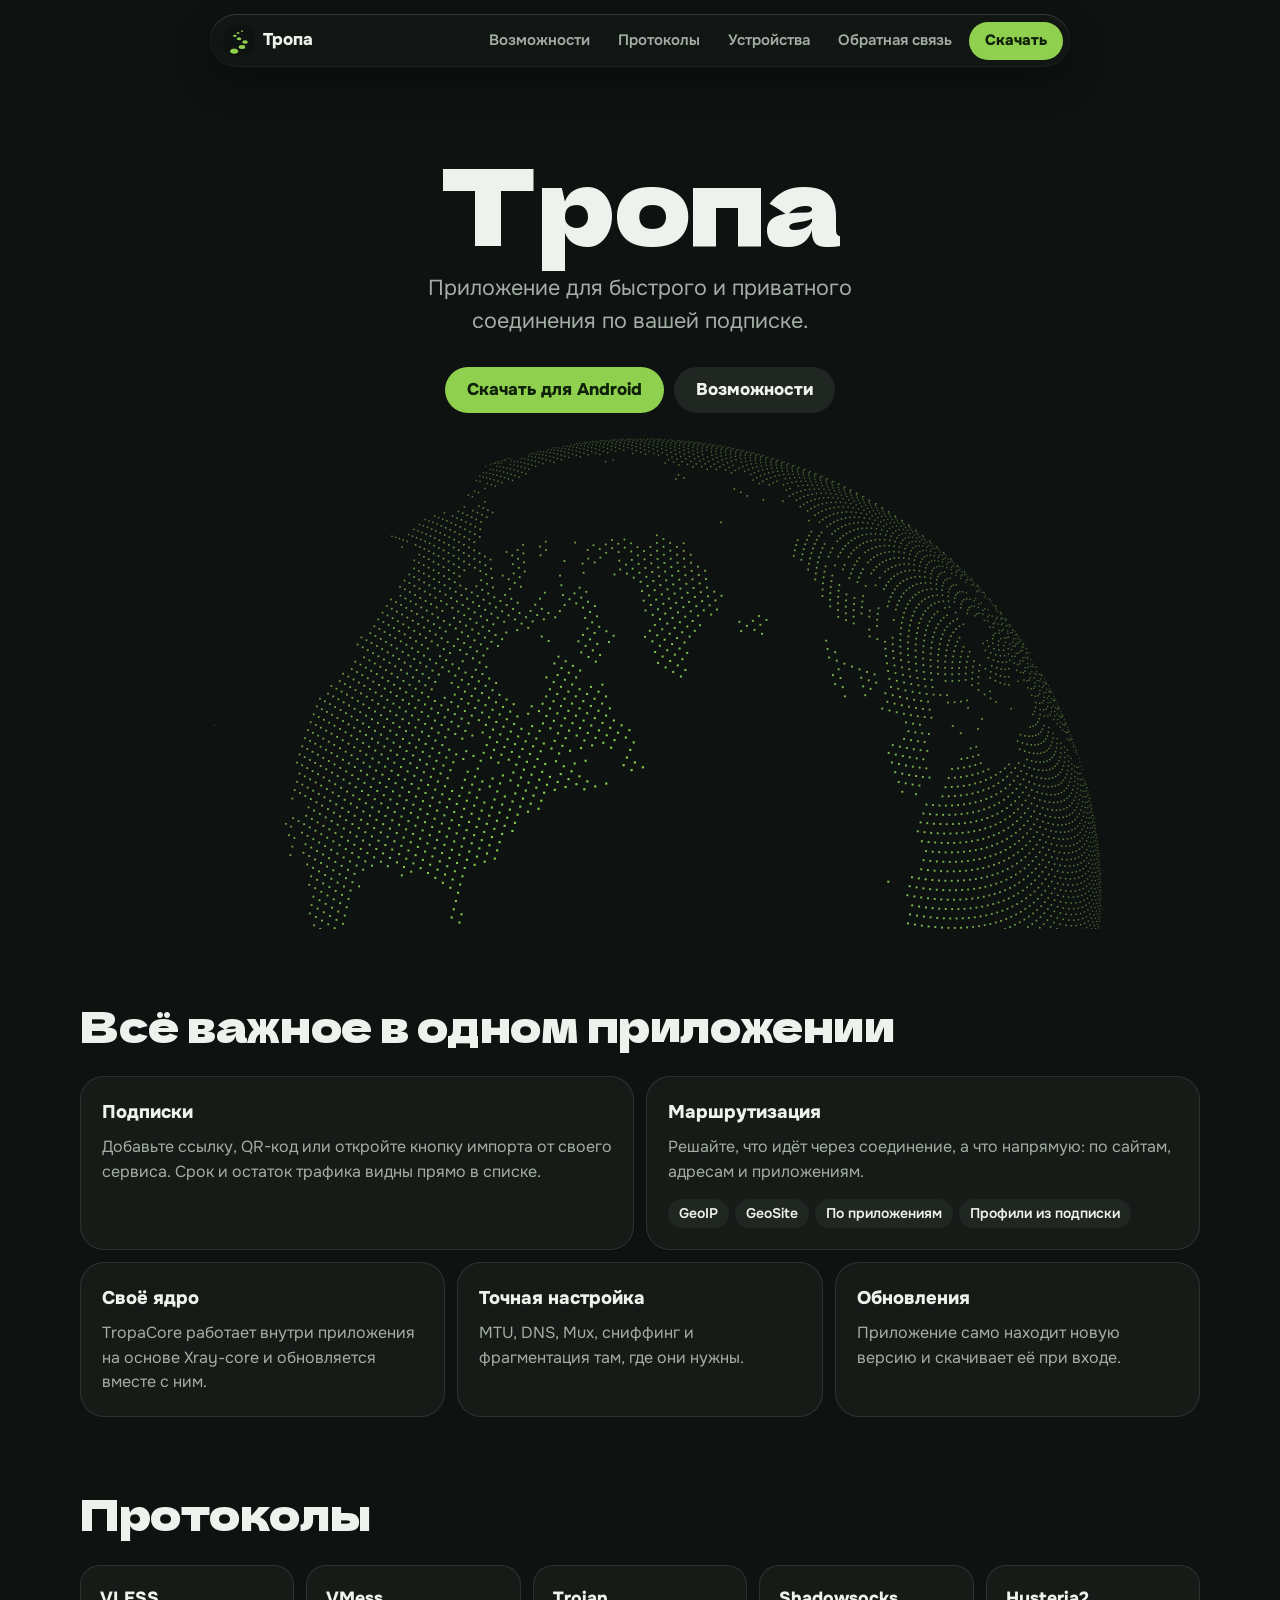
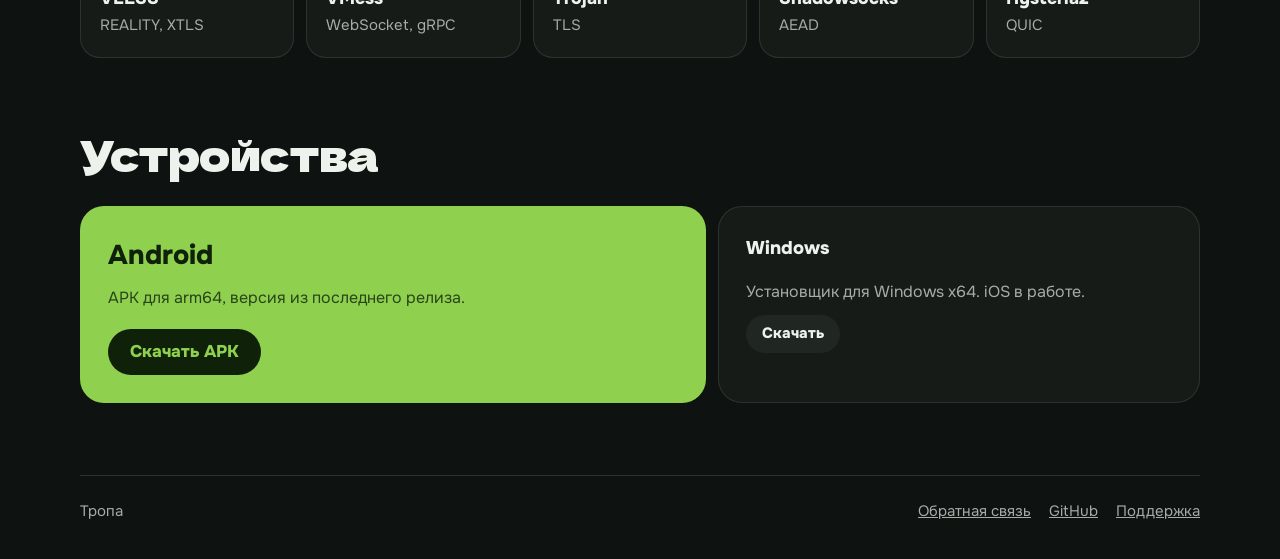
<file: docs/index.html>
<!doctype html>
<html lang="ru">
<head>
<meta charset="utf-8">
<meta name="viewport" content="width=device-width, initial-scale=1">
<title>Тропа: приложение для быстрого и приватного соединения</title>
<meta name="description" content="Тропа подключается по вашей подписке и работает на ядре Xray. Скачайте приложение для Android.">
<link rel="icon" href="logo.png">
<link rel="stylesheet" href="style.css">
</head>
<body>
<header class="bar">
  <a class="logo" href="./"><img src="logo.png" alt="" width="30" height="30">Тропа</a>
  <nav aria-label="Разделы">
    <a href="#features">Возможности</a>
    <a href="#protocols">Протоколы</a>
    <a href="#get">Устройства</a>
    <a href="feedback.html">Обратная связь</a>
  </nav>
  <a class="btn sm" href="#get">Скачать</a>
</header>

<main>
  <section class="hero">
    <h1>Тропа</h1>
    <p>Приложение для быстрого и приватного соединения по вашей подписке.</p>
    <div class="cta">
      <a class="btn" href="https://github.com/Basyasoo/tropa/releases/latest/download/Tropa.apk">Скачать для Android</a>
      <a class="btn ghost" href="#features">Возможности</a>
    </div>
    <canvas class="globe" id="globe" aria-label="Вращающийся глобус из точек" role="img"></canvas>
  </section>

  <section class="block" id="features">
    <div class="wrap">
      <h2>Всё важное в одном приложении</h2>
      <div class="bento">
        <article class="tile wide">
          <h3>Подписки</h3>
          <p>Добавьте ссылку, QR-код или откройте кнопку импорта от своего сервиса. Срок и остаток трафика видны прямо в списке.</p>
        </article>
        <article class="tile wide">
          <h3>Маршрутизация</h3>
          <p>Решайте, что идёт через соединение, а что напрямую: по сайтам, адресам и приложениям.</p>
          <ul class="tags"><li>GeoIP</li><li>GeoSite</li><li>По приложениям</li><li>Профили из подписки</li></ul>
        </article>
        <article class="tile">
          <h3>Своё ядро</h3>
          <p>TropaCore работает внутри приложения на основе Xray-core и обновляется вместе с ним.</p>
        </article>
        <article class="tile">
          <h3>Точная настройка</h3>
          <p>MTU, DNS, Mux, сниффинг и фрагментация там, где они нужны.</p>
        </article>
        <article class="tile">
          <h3>Обновления</h3>
          <p>Приложение само находит новую версию и скачивает её при входе.</p>
        </article>
      </div>
    </div>
  </section>

  <section class="block" id="protocols">
    <div class="wrap">
      <h2>Протоколы</h2>
      <div class="protos">
        <div class="proto"><b>VLESS</b><span>REALITY, XTLS</span></div>
        <div class="proto"><b>VMess</b><span>WebSocket, gRPC</span></div>
        <div class="proto"><b>Trojan</b><span>TLS</span></div>
        <div class="proto"><b>Shadowsocks</b><span>AEAD</span></div>
        <div class="proto"><b>Hysteria2</b><span>QUIC</span></div>
      </div>
    </div>
  </section>

  <section class="block" id="get">
    <div class="wrap">
      <h2>Устройства</h2>
      <div class="get">
        <article class="tile main">
          <h3>Android</h3>
          <p>APK для arm64, версия <span id="ver">из последнего релиза</span>.</p>
          <a class="btn" href="https://github.com/Basyasoo/tropa/releases/latest/download/Tropa.apk">Скачать APK</a>
        </article>
        <article class="tile">
          <h3>Windows</h3>
          <p>Установщик для Windows x64. iOS в работе.</p>
          <a class="btn ghost sm" style="justify-self:start" href="https://github.com/Basyasoo/tropa/releases/latest/download/Tropa-Setup.exe">Скачать</a>
        </article>
      </div>
    </div>
  </section>
</main>

<div class="wrap">
  <footer class="foot">
    <span>Тропа</span>
    <nav aria-label="Ссылки">
      <a href="feedback.html">Обратная связь</a>
      <a href="https://github.com/Basyasoo/tropa">GitHub</a>
      <a href="https://t.me/vpn_sus_sup">Поддержка</a>
    </nav>
  </footer>
</div>
<script src="land.js"></script>
</body>
</html>
</file>
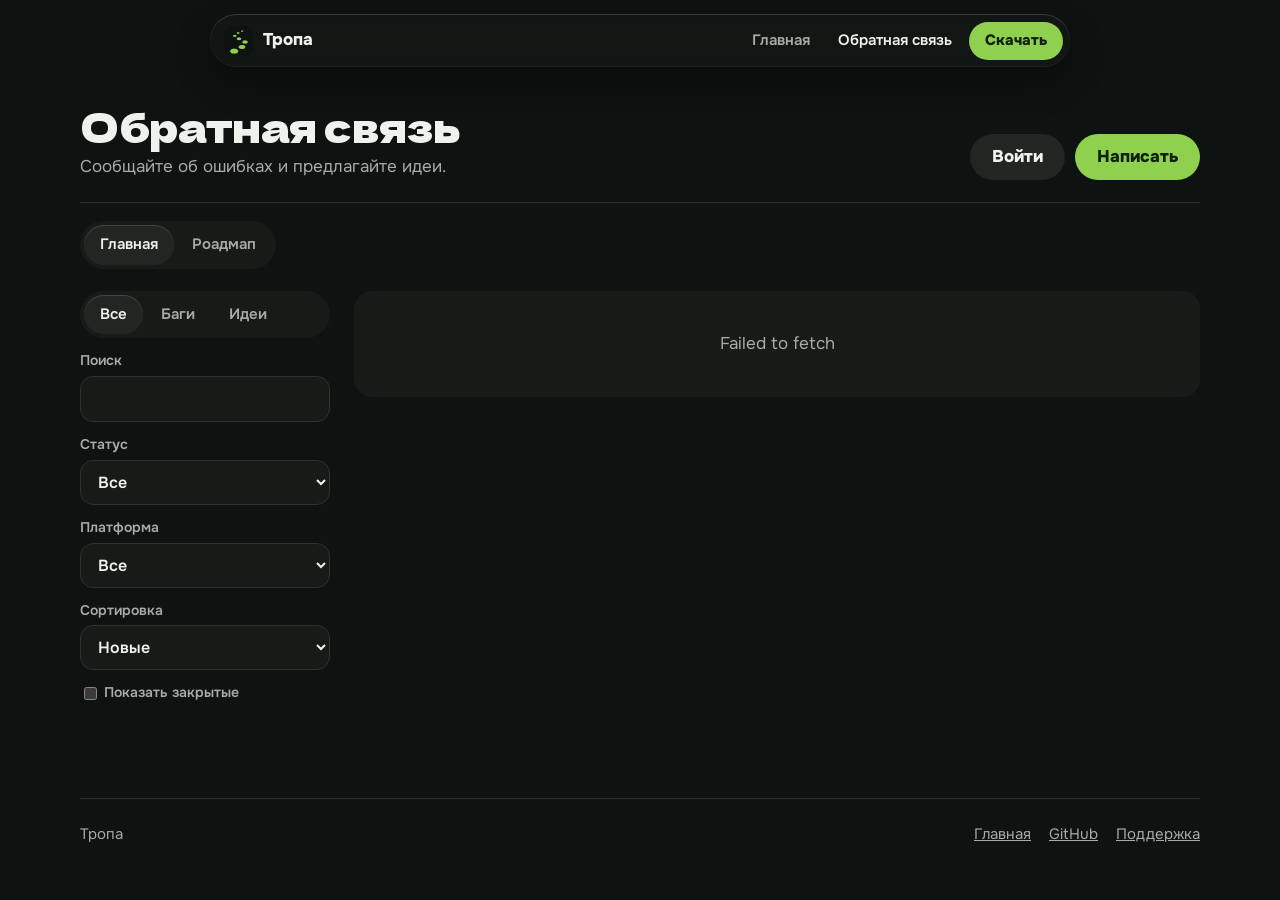
<file: docs/feedback.html>
<!doctype html>
<html lang="ru">
<head>
<meta charset="utf-8">
<meta name="viewport" content="width=device-width, initial-scale=1">
<title>Обратная связь: Тропа</title>
<meta name="description" content="Сообщайте об ошибках в Тропе и предлагайте идеи.">
<link rel="icon" href="logo.png">
<link rel="stylesheet" href="style.css">
</head>
<body>
<header class="bar">
  <a class="logo" href="./"><img src="logo.png" alt="" width="30" height="30">Тропа</a>
  <nav aria-label="Разделы">
    <a href="./">Главная</a>
    <a href="feedback.html" aria-current="page">Обратная связь</a>
  </nav>
  <a class="btn sm" href="./#get">Скачать</a>
</header>

<main class="wrap fb">
  <div class="fb-head">
    <div>
      <h1>Обратная связь</h1>
      <p>Сообщайте об ошибках и предлагайте идеи.</p>
    </div>
    <div class="fb-acts">
      <span class="who" id="who" hidden></span>
      <button class="btn ghost" id="login" type="button">Войти</button>
      <button class="btn" id="add" type="button">Написать</button>
    </div>
  </div>
  <div style="padding-top:18px">
    <div class="seg" role="group" aria-label="Раздел">
      <button type="button" data-view="list" aria-pressed="true">Главная</button>
      <button type="button" data-view="road" aria-pressed="false">Роадмап</button>
    </div>
  </div>

  <div class="fb-grid" id="listView">
    <div class="filters">
      <div class="seg" role="group" aria-label="Тип">
        <button type="button" data-type="" aria-pressed="true">Все</button>
        <button type="button" data-type="bug" aria-pressed="false">Баги</button>
        <button type="button" data-type="idea" aria-pressed="false">Идеи</button>
      </div>
      <label>Поиск<input id="q" type="search" autocomplete="off"></label>
      <label>Статус<select id="status"></select></label>
      <label>Платформа<select id="platform"></select></label>
      <label>Сортировка<select id="sort"><option value="new">Новые</option><option value="top">Популярные</option></select></label>
      <label class="check"><input id="closed" type="checkbox">Показать закрытые</label>
    </div>
    <div>
      <div class="list" id="posts" aria-live="polite"></div>
      <div class="pager" id="pager"></div>
    </div>
  </div>
  <div class="road" id="roadView" hidden></div>
</main>

<div class="wrap">
  <footer class="foot">
    <span>Тропа</span>
    <nav aria-label="Ссылки">
      <a href="./">Главная</a>
      <a href="https://github.com/Basyasoo/tropa">GitHub</a>
      <a href="https://t.me/vpn_sus_sup">Поддержка</a>
    </nav>
  </footer>
</div>

<dialog id="newDlg" aria-labelledby="newTitle">
  <button class="x" type="button" data-close aria-label="Закрыть">×</button>
  <h2 id="newTitle">Новое сообщение</h2>
  <p class="sub">Чем подробнее опишете, тем быстрее разберёмся.</p>
  <form id="newForm">
    <fieldset class="pick">
      <legend>Что это</legend>
      <label><input type="radio" name="type" value="bug" checked><span>Ошибка</span></label>
      <label><input type="radio" name="type" value="idea"><span>Идея</span></label>
    </fieldset>
    <fieldset class="pick">
      <legend>Где</legend>
      <label><input type="radio" name="platform" value="android" checked><span>Android</span></label>
      <label><input type="radio" name="platform" value="ios"><span>iOS</span></label>
      <label><input type="radio" name="platform" value="windows"><span>Windows</span></label>
      <label><input type="radio" name="platform" value="other"><span>Другое</span></label>
    </fieldset>
    <label>Коротко о сути<input name="title" type="text" required minlength="5" maxlength="140" placeholder="Не подключается по Wi-Fi" data-count></label>
    <label>Подробности<textarea name="body" required minlength="10" maxlength="4000" placeholder="Версия приложения, устройство, что делали и что получилось" data-count></textarea></label>
    <label id="nickRow">Имя, если хотите<input name="nick" type="text" maxlength="40" autocomplete="off" placeholder="Можно оставить пустым"></label>
    <input class="trap" name="site" type="text" tabindex="-1" autocomplete="off" aria-hidden="true">
    <p class="err" id="newErr" hidden></p>
    <button class="btn wide" type="submit">Отправить</button>
  </form>
</dialog>

<dialog id="postDlg"><div id="postBody"></div></dialog>

<dialog id="loginDlg" aria-labelledby="loginTitle">
  <button class="x" type="button" id="loginClose" aria-label="Закрыть">×</button>
  <h2 id="loginTitle">Вход</h2>
  <p class="sub">Чтобы получать ответы и видеть свои сообщения.</p>
  <div id="loginStart" class="login-step">
    <button class="btn wide" id="tgLogin" type="button">Войти через Telegram</button>
    <p class="hint" id="tgWait" hidden>Подтвердите вход в боте, страница обновится сама. <a id="tgLink" target="_blank" rel="noopener">Открыть бота</a></p>
    <div class="or"><span>или по почте</span></div>
    <form id="mailForm" class="inline">
      <input name="email" type="email" required autocomplete="email" inputmode="email" placeholder="you@mail.ru" aria-label="Почта">
      <button class="btn ghost" type="submit">Получить код</button>
    </form>
  </div>
  <form id="codeForm" class="login-step" hidden>
    <p class="hint" id="codeSent"></p>
    <input class="code" name="code" type="text" inputmode="numeric" pattern="[0-9]{6}" maxlength="6" required autocomplete="one-time-code" placeholder="000000" aria-label="Код из письма">
    <button class="btn wide" type="submit">Войти</button>
    <button class="link" type="button" id="codeBack">Другая почта</button>
  </form>
  <p class="err" id="loginErr" hidden></p>
</dialog>
<script src="feedback.js"></script>
</body>
</html>
</file>
<file: docs/style.css>
@font-face { font-family: Dela; src: url(dela-gothic-one-cyrillic-400-normal.woff2) format('woff2'); unicode-range: U+0301, U+0400-045F, U+0490-0491, U+04B0-04B1, U+2116; font-display: swap; }
@font-face { font-family: Dela; src: url(dela-gothic-one-latin-400-normal.woff2) format('woff2'); unicode-range: U+0000-00FF, U+2000-206F; font-display: swap; }
@font-face { font-family: Onest; font-weight: 400; src: url(onest-cyrillic-400-normal.woff2) format('woff2'); unicode-range: U+0301, U+0400-045F, U+0490-0491, U+04B0-04B1, U+2116; font-display: swap; }
@font-face { font-family: Onest; font-weight: 400; src: url(onest-latin-400-normal.woff2) format('woff2'); unicode-range: U+0000-00FF, U+2000-206F; font-display: swap; }
@font-face { font-family: Onest; font-weight: 600; src: url(onest-cyrillic-600-normal.woff2) format('woff2'); unicode-range: U+0301, U+0400-045F, U+0490-0491, U+04B0-04B1, U+2116; font-display: swap; }
@font-face { font-family: Onest; font-weight: 600; src: url(onest-latin-600-normal.woff2) format('woff2'); unicode-range: U+0000-00FF, U+2000-206F; font-display: swap; }
@font-face { font-family: Onest; font-weight: 800; src: url(onest-cyrillic-800-normal.woff2) format('woff2'); unicode-range: U+0301, U+0400-045F, U+0490-0491, U+04B0-04B1, U+2116; font-display: swap; }
@font-face { font-family: Onest; font-weight: 800; src: url(onest-latin-800-normal.woff2) format('woff2'); unicode-range: U+0000-00FF, U+2000-206F; font-display: swap; }

:root {
  --ground: #0E1210;
  --panel: #161B18;
  --raise: #202622;
  --line: #2B332E;
  --ink: #EEF2EC;
  --muted: #A4ADA6;
  --accent: #8FD14F;
  --on-accent: #10210A;
  --bad: #E57F7F;
  color-scheme: dark;
}
*, *::before, *::after { box-sizing: border-box; }
html { -webkit-text-size-adjust: 100%; scroll-padding-top: 96px; }
@media (prefers-reduced-motion: no-preference) { html { scroll-behavior: smooth; } }
body { margin: 0; background: var(--ground); color: var(--ink); font: 400 17px/1.55 Onest, system-ui, sans-serif; -webkit-font-smoothing: antialiased; overflow-x: clip; }
h1, h2, h3, p, ul, ol { margin: 0; padding: 0; }
ul, ol { list-style: none; }
a { color: inherit; }
button, input, select, textarea { font: inherit; color: inherit; }
:focus-visible { outline: 2px solid var(--accent); outline-offset: 2px; }
.wrap { width: min(100% - 32px, 1120px); margin: 0 auto; }

/* Floating bar */
.bar { position: fixed; z-index: 20; top: 14px; left: 50%; transform: translateX(-50%); display: flex; align-items: center; gap: 4px; width: min(100% - 24px, 860px); padding: 7px 7px 7px 14px; border-radius: 999px; background: rgb(22 27 24 / .62); -webkit-backdrop-filter: blur(18px) saturate(170%); backdrop-filter: blur(18px) saturate(170%); box-shadow: inset 0 1px 0 rgb(255 255 255 / .16), inset 0 -1px 0 rgb(255 255 255 / .05), 0 14px 34px rgb(0 0 0 / .35); }
.logo { display: flex; align-items: center; gap: 9px; margin-right: auto; font-weight: 800; text-decoration: none; }
.logo img { width: 30px; height: 30px; border-radius: 9px; }
.bar nav { display: flex; gap: 2px; }
.bar nav a { padding: 8px 13px; border-radius: 999px; color: var(--muted); font-size: 15px; font-weight: 600; text-decoration: none; transition: color .15s ease-out; }
.bar nav a:hover, .bar nav a[aria-current="page"] { color: var(--ink); }
.btn { display: inline-flex; align-items: center; justify-content: center; gap: 8px; min-height: 44px; padding: 10px 22px; border: 0; border-radius: 999px; background: var(--accent); color: var(--on-accent); font-weight: 800; text-decoration: none; cursor: pointer; transition: transform .15s ease-out; }
.btn:active { transform: scale(.96); }
.btn.ghost { background: var(--raise); color: var(--ink); }
.btn.sm { min-height: 38px; padding: 7px 16px; font-size: 15px; }
.btn[disabled] { opacity: .5; cursor: default; }

/* Hero */
.hero { position: relative; display: grid; grid-template-columns: minmax(0, 1fr); justify-items: center; padding: 148px 16px 0; text-align: center; overflow: clip; }
.hero h1 { font-family: Dela, Impact, sans-serif; font-size: clamp(3rem, 1.8rem + 7vw, 6.6rem); line-height: 1; font-weight: 400; letter-spacing: -.01em; }
.hero p { max-width: 560px; margin-top: 18px; color: var(--muted); font-size: clamp(1.1rem, 1rem + .5vw, 1.35rem); text-wrap: balance; }
.cta { display: flex; flex-wrap: wrap; justify-content: center; gap: 10px; margin-top: 28px; }
.globe { display: block; width: min(100%, 980px); height: clamp(300px, 56vw, 500px); margin-top: 16px; cursor: grab; touch-action: pan-y; }
.globe:active { cursor: grabbing; }
.chips { display: flex; flex-wrap: wrap; justify-content: center; gap: 8px; padding: 26px 0 10px; color: var(--muted); font-size: 15px; font-weight: 600; }
.chips li { padding: 6px 14px; border-radius: 999px; background: var(--panel); }

/* Sections */
section.block { padding: 72px 0 0; }
section.block > .wrap > h2 { font-family: Dela, Impact, sans-serif; font-size: clamp(1.8rem, 1.4rem + 1.8vw, 2.7rem); line-height: 1.1; font-weight: 400; letter-spacing: -.01em; text-wrap: balance; }
.lead { max-width: 620px; margin-top: 12px; color: var(--muted); }
.bento { display: grid; grid-template-columns: repeat(6, minmax(0, 1fr)); gap: 12px; margin-top: 28px; }
.tile { grid-column: span 2; padding: 22px; border-radius: 24px; background: var(--panel); box-shadow: inset 0 0 0 1px var(--line); }
.tile.wide { grid-column: span 3; }
.tile h3 { font-size: 1.15rem; font-weight: 800; }
.tile p { margin-top: 8px; color: var(--muted); font-size: 16px; }
.tags { display: flex; flex-wrap: wrap; gap: 6px; margin-top: 14px; }
.tags li { padding: 4px 11px; border-radius: 999px; background: var(--raise); font-size: 14px; font-weight: 600; }
.protos { display: grid; grid-template-columns: repeat(5, minmax(0, 1fr)); gap: 12px; margin-top: 28px; }
.proto { padding: 20px; border-radius: 20px; background: var(--panel); box-shadow: inset 0 0 0 1px var(--line); }
.proto b { display: block; font-size: 1.1rem; font-weight: 800; }
.proto span { color: var(--muted); font-size: 15px; }
.get { display: grid; grid-template-columns: minmax(0, 1.3fr) minmax(0, 1fr); gap: 12px; margin-top: 28px; }
.get .tile { grid-column: auto; display: grid; align-content: start; gap: 10px; padding: 28px; }
.get .tile.main { background: var(--accent); color: var(--on-accent); box-shadow: none; }
.get .main h3 { font-size: 1.7rem; }
.get .main p { color: inherit; opacity: .8; margin: 0; }
.get .main .btn { justify-self: start; margin-top: 8px; background: var(--on-accent); color: var(--accent); }
.foot { display: flex; flex-wrap: wrap; justify-content: space-between; gap: 8px 24px; margin-top: 72px; padding: 24px 0 36px; border-top: 1px solid var(--line); color: var(--muted); font-size: 15px; }
.foot nav { display: flex; flex-wrap: wrap; gap: 8px 18px; }

/* Feedback */
.fb { padding-top: 104px; }
.fb-head { display: flex; flex-wrap: wrap; align-items: end; justify-content: space-between; gap: 14px; padding-bottom: 22px; border-bottom: 1px solid var(--line); }
.fb-head h1 { font-family: Dela, Impact, sans-serif; font-size: clamp(1.8rem, 1.5rem + 1.4vw, 2.5rem); line-height: 1.1; font-weight: 400; letter-spacing: -.01em; }
.fb-head p { margin-top: 6px; color: var(--muted); }
.seg { position: relative; display: inline-flex; gap: 2px; padding: 4px; border-radius: 999px; background: var(--panel); }
.seg button { padding: 8px 16px; border: 0; border-radius: 999px; background: none; color: var(--muted); font-size: 15px; font-weight: 600; cursor: pointer; transition: color .15s ease-out; }
.seg button[aria-pressed="true"] { background: var(--raise); color: var(--ink); box-shadow: inset 0 1px 0 rgb(255 255 255 / .14); }
.fb-grid { display: grid; grid-template-columns: 250px minmax(0, 1fr); gap: 24px; padding-top: 22px; }
.filters { display: grid; align-content: start; gap: 12px; }
.filters label { display: grid; gap: 4px; color: var(--muted); font-size: 14px; font-weight: 600; }
.check { display: flex !important; grid-template-columns: none; align-items: center; gap: 8px; }
input[type=search], input[type=text], select, textarea { width: 100%; padding: 10px 13px; border: 1px solid var(--line); border-radius: 13px; background: var(--panel); color: var(--ink); font-size: 16px; }
textarea { min-height: 120px; resize: vertical; }
.list { display: grid; align-content: start; gap: 8px; min-width: 0; }
.post { display: grid; grid-template-columns: 58px minmax(0, 1fr); gap: 14px; padding: 14px; border: 0; border-radius: 18px; background: var(--panel); text-align: left; box-shadow: inset 0 0 0 1px var(--line); cursor: pointer; }
.post:hover { box-shadow: inset 0 0 0 1px var(--muted); }
.vote { display: grid; justify-items: center; align-content: center; gap: 0; min-height: 58px; padding: 4px; border: 0; border-radius: 13px; background: var(--raise); font-weight: 800; font-variant-numeric: tabular-nums; cursor: pointer; }
.vote svg { width: 14px; height: 14px; fill: none; stroke: currentColor; stroke-width: 2.4; stroke-linecap: round; stroke-linejoin: round; }
.vote[aria-pressed="true"] { background: var(--accent); color: var(--on-accent); }
.post h3 { font-size: 1.02rem; font-weight: 600; overflow-wrap: anywhere; }
.meta { display: flex; flex-wrap: wrap; align-items: center; gap: 6px 8px; margin-top: 7px; color: var(--muted); font-size: 13px; font-variant-numeric: tabular-nums; }
.pill { padding: 2px 9px; border-radius: 999px; background: var(--raise); color: var(--ink); font-size: 13px; font-weight: 600; }
.pill.bug { background: #5B2A2C; color: #FFD9D9; }
.pill.idea { background: var(--accent); color: var(--on-accent); }
.empty { padding: 40px 20px; border-radius: 18px; background: var(--panel); color: var(--muted); text-align: center; }
.pager { display: flex; justify-content: space-between; align-items: center; gap: 10px; padding-top: 10px; color: var(--muted); font-size: 14px; }
.road { display: grid; grid-template-columns: repeat(3, minmax(0, 1fr)); gap: 12px; padding-top: 22px; }
.road h2 { margin-bottom: 10px; font-size: 1.1rem; font-weight: 800; }
.road .post { grid-template-columns: 1fr; }
dialog { width: min(100% - 24px, 640px); max-height: 86dvh; padding: 22px; border: 0; border-radius: 24px; background: var(--panel); color: var(--ink); box-shadow: inset 0 0 0 1px var(--line), 0 24px 60px rgb(0 0 0 / .5); }
dialog::backdrop { background: rgb(0 0 0 / .6); }
dialog h2 { font-size: 1.35rem; line-height: 1.2; font-weight: 800; overflow-wrap: anywhere; }
dialog form { display: grid; gap: 12px; margin-top: 14px; }
dialog label { display: grid; gap: 4px; color: var(--muted); font-size: 14px; font-weight: 600; }
.row2 { display: grid; grid-template-columns: 1fr 1fr; gap: 10px; }
.acts { display: flex; justify-content: flex-end; gap: 8px; }
.body { margin-top: 12px; white-space: pre-wrap; overflow-wrap: anywhere; }
.reply { padding: 11px 0; border-top: 1px solid var(--line); }
.reply b { font-size: 14px; }
.reply p { margin-top: 2px; white-space: pre-wrap; overflow-wrap: anywhere; font-size: 16px; }
.err { color: var(--bad); font-size: 15px; }
.trap { position: absolute; left: -9999px; }
.toast { position: fixed; z-index: 40; left: 50%; bottom: 22px; transform: translateX(-50%); padding: 10px 16px; border-radius: 13px; background: var(--ink); color: var(--ground); font-weight: 600; }

@media (max-width: 860px) {
  .bar nav { display: none; }
  .bento, .get { grid-template-columns: minmax(0, 1fr); }
  .tile, .tile.wide { grid-column: auto; }
  .protos { grid-template-columns: repeat(2, minmax(0, 1fr)); }
  .fb-grid, .road { grid-template-columns: minmax(0, 1fr); }
  .filters { grid-template-columns: repeat(2, minmax(0, 1fr)); }
  .filters > .seg, .filters > label:first-of-type, .filters > .check { grid-column: 1 / -1; }
  .filters > .seg { justify-self: start; }
}
@media (max-width: 420px) { .row2 { grid-template-columns: minmax(0, 1fr); } }

.fb-acts { display: flex; flex-wrap: wrap; align-items: center; gap: 10px; }
.who { max-width: 180px; color: var(--muted, #A9B3AB); font-weight: 600; overflow: hidden; text-overflow: ellipsis; white-space: nowrap; }
.btn.wide { width: 100%; }
dialog .sub, dialog .hint { margin-top: 6px; color: var(--muted); font-size: 15px; text-wrap: pretty; }
dialog .hint a { color: var(--accent); }
dialog:focus { outline: none; }
input[type=email] { width: 100%; padding: 10px 13px; border: 1px solid var(--line); border-radius: 13px; background: var(--panel); color: var(--ink); font-size: 16px; }
#loginDlg { width: min(100% - 24px, 420px); }
dialog h2 { padding-right: 40px; }
dialog .x { position: absolute; top: 14px; right: 14px; width: 36px; height: 36px; border: 0; border-radius: 999px; background: var(--raise); color: var(--ink); font-size: 22px; line-height: 1; cursor: pointer; }
.login-step { display: grid; gap: 14px; margin-top: 18px; }
.login-step[hidden] { display: none; }
#loginDlg form.inline { display: flex; gap: 8px; margin: 0; }
#loginDlg form.inline input { flex: 1; min-width: 0; min-height: 44px; }
#loginDlg form.inline .btn { flex: none; padding-inline: 18px; }
#loginDlg input.code { min-height: 56px; text-align: center; font-size: 26px; font-weight: 800; letter-spacing: .35em; font-variant-numeric: tabular-nums; }
#loginDlg .link { justify-self: center; border: 0; background: none; color: var(--muted); font-size: 14px; text-decoration: underline; cursor: pointer; }
#loginDlg .err { margin-top: 12px; }
.or { display: flex; align-items: center; gap: 12px; color: var(--muted); font-size: 14px; }
.or::before, .or::after { content: ''; flex: 1; height: 1px; background: var(--line); }
@media (max-width: 420px) { #loginDlg form.inline { flex-direction: column; } }
#newDlg { width: min(100% - 24px, 560px); }
.pick { display: flex; flex-wrap: wrap; justify-content: flex-start; gap: 8px; margin: 0; padding: 0; border: 0; }
.pick legend { width: 100%; margin-bottom: 8px; padding: 0; color: var(--muted); font-size: 14px; font-weight: 600; }
.pick label { display: block; color: var(--ink); font-size: 15px; }
.pick input { position: absolute; opacity: 0; pointer-events: none; }
.pick span { display: block; padding: 9px 16px; border-radius: 999px; background: var(--raise); box-shadow: inset 0 0 0 1px var(--line); font-weight: 600; cursor: pointer; transition: background-color .15s ease-out, color .15s ease-out; }
.pick input:checked + span { background: var(--accent); color: var(--on-accent); box-shadow: none; }
.pick input:focus-visible + span { outline: 2px solid var(--accent); outline-offset: 2px; }
dialog label { position: relative; }
.count { justify-self: end; color: var(--muted); font-size: 12px; font-weight: 400; font-variant-numeric: tabular-nums; }
#newForm .btn.wide { margin-top: 4px; }
</file>
